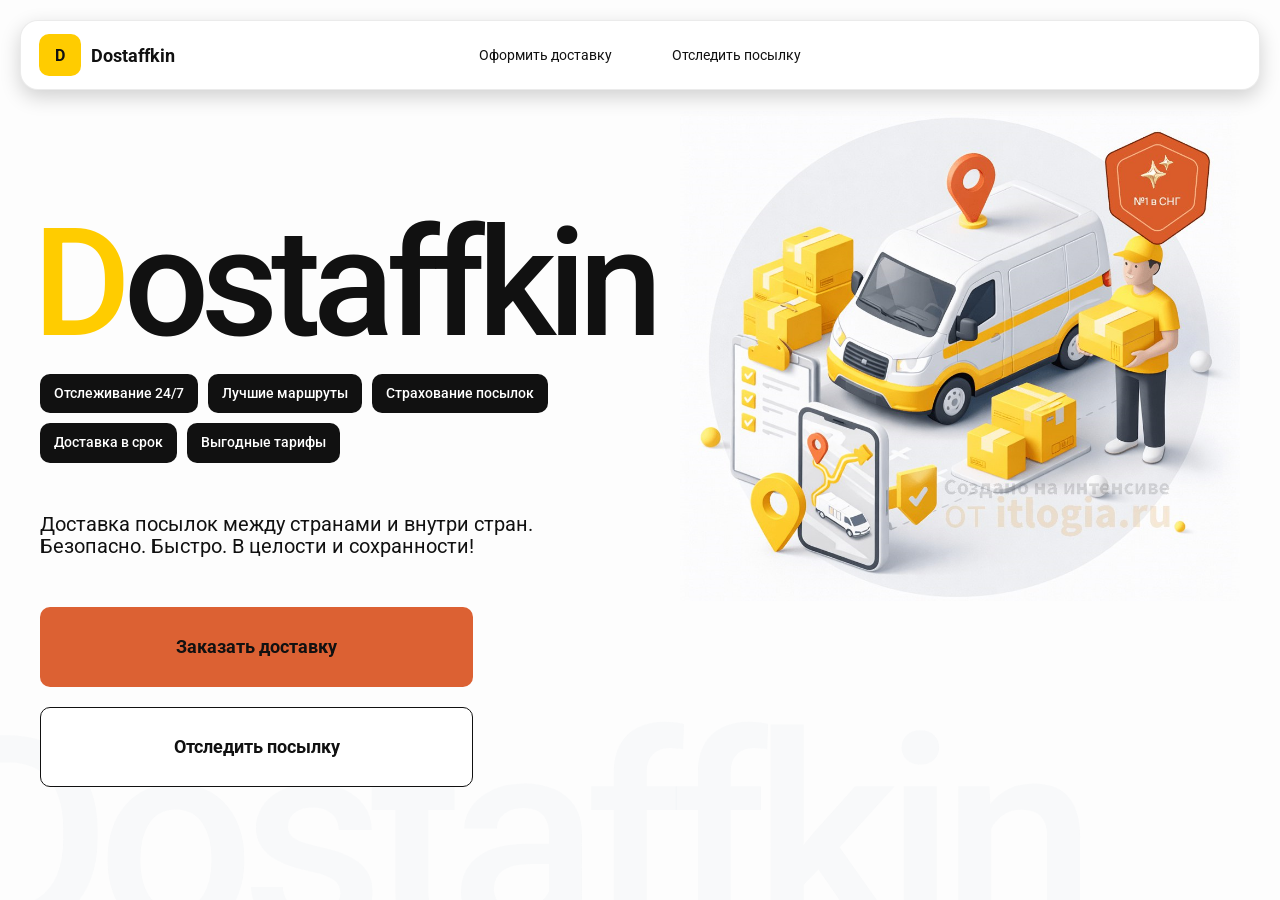
<file: index.html>
<!doctype html>
<html lang="ru">
<head>
    <meta charset="utf-8"/>
    <meta name="viewport" content="width=device-width,initial-scale=1,maximum-scale=1,user-scalable=0"/>
    <title>Dostaffkin — Доставка посылок между странами и внутри стран. Безопасно. Быстро. В целости и сохранности!</title>
    <link rel="stylesheet" href="styles/base.css"/>
    <link rel="stylesheet" href="styles/base_adaptive.css"/>
    <link rel="stylesheet" href="styles/index.css"/>
    <link rel="stylesheet" href="styles/index_adaptive.css"/>
</head>
<body>
    <div class="container">
        <header class="header">
            <a class="header-brand" href="#">
                <div class="header-logo">D</div>
                <div class="header-title">Dostaffkin</div>
            </a>
            <nav class="header-menu">
                <a class="header-link" href="./order.html">Оформить <span>доставку</span></a>
                <a class="header-link" href="./track.html">Отследить <span>посылку</span></a>
            </nav>
        </header>
        <main class="main">
            <section class="main-info">
                <div class="main-title">
                    <span>D</span>ostaffkin
                </div>
                <div class="main-features">
                    <div class="main-feature">Отслеживание 24/7</div>
                    <div class="main-feature">Лучшие маршруты</div>
                    <div class="main-feature">Страхование посылок</div>
                    <div class="main-feature">Доставка в срок</div>
                    <div class="main-feature">Выгодные тарифы</div>
                </div>
                <div class="main-description">
                    Доставка посылок между странами и внутри стран.
                    Безопасно. Быстро. В целости и сохранности!
                </div>
                <div class="main-actions">
                    <a class="button" type="button" href="./order.html">Заказать доставку</a>
                    <a class="button button-white" type="button" href="./track.html">Отследить посылку</a>
                </div>
            </section>
            <div class="main-title-ghost">Dostaffkin</div>
            <section class="main-image">
                <img src="images/main-image.png" alt="Main image"/>
            </section>
        </main>
    </div>
</body>
</html>
</file>
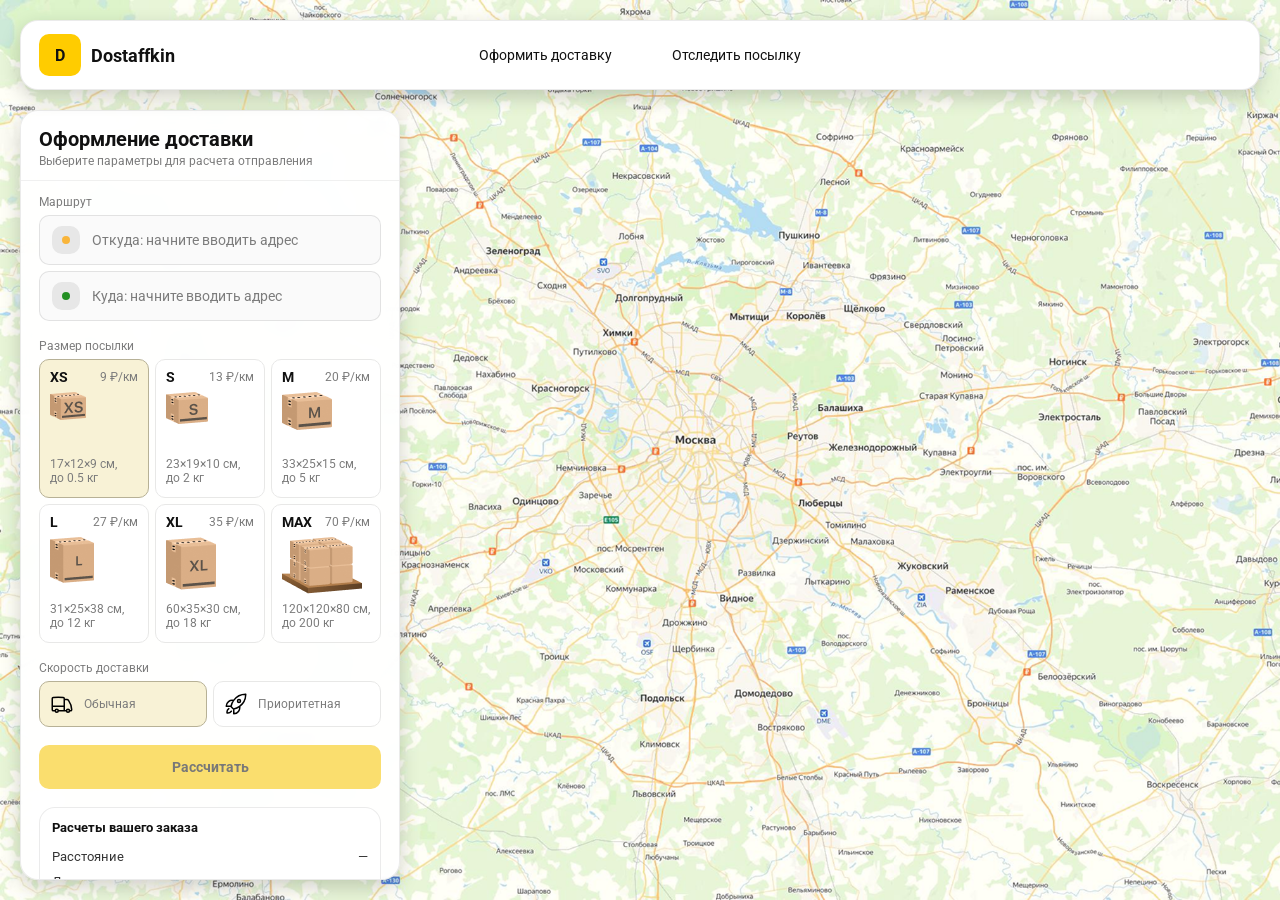
<file: order.html>
<!doctype html>
<html lang="ru">
<head>
    <meta charset="utf-8"/>
    <meta name="viewport" content="width=device-width,initial-scale=1,maximum-scale=1,user-scalable=0"/>
    <title>Оформление доставки</title>

    <link rel="stylesheet" href="styles/base.css"/>
    <link rel="stylesheet" href="styles/base_adaptive.css"/>

    <link rel="stylesheet" href="styles/order.css"/>
    <link rel="stylesheet" href="styles/order_adaptive.css"/>
</head>
<body>
    <div id="map"></div>
    <header class="header">
        <a class="header-brand" href="./index.html">
            <div class="header-logo">D</div>
            <div class="header-title">Dostaffkin</div>
        </a>
        <nav class="header-menu">
            <a class="header-link" href="#">Оформить <span>доставку</span></a>
            <a class="header-link" href="./track.html">Отследить <span>посылку</span></a>
        </nav>
    </header>
    <aside class="main" id="sidebar">
        <div class="main-header">
            <div class="main-title">Оформление доставки</div>
            <div class="main-text">Выберите параметры для расчета отправления</div>
        </div>
        <div class="main-content">
            <div class="main-route">
                <div class="main-block-title">Маршрут</div>
                <div class="main-fields">
                    <div class="main-field" id="fromField">
                        <div class="main-pin"></div>
                        <input id="from" placeholder="Откуда: начните вводить адрес" autocomplete="off"/>
                        <div class="main-ac" id="fromAc" role="listbox" aria-label="Подсказки адресов"></div>
                    </div>
            
                    <div class="main-field" id="toField">
                        <div class="main-pin"></div>
                        <input id="to" placeholder="Куда: начните вводить адрес" autocomplete="off"/>
                        <div class="main-ac" id="toAc" role="listbox" aria-label="Подсказки адресов"></div>
                    </div>
                </div>
            </div>
            <div class="main-package">
                <div class="main-block-title">Размер посылки</div>
            
                <div class="main-sizes">
                    <div class="main-size-card is-active" data-value="xs">
                        <div class="main-size-top">
                            <div class="main-size-label">XS</div>
                            <div class="main-size-rate">9 ₽/км</div>
                        </div>
                        <div class="main-size-media">
                            <img src="images/sizes/xs.png" alt="Короб XS"/>
                        </div>
                        <div class="main-size-description">17×12×9 см,<br>до 0.5 кг</div>
                    </div>
            
                    <div class="main-size-card" data-value="s">
                        <div class="main-size-top">
                            <div class="main-size-label">S</div>
                            <div class="main-size-rate">13 ₽/км</div>
                        </div>
                        <div class="main-size-media">
                            <img src="images/sizes/s.png" alt="Короб S"/>
                        </div>
                        <div class="main-size-description">23×19×10 см,<br>до 2 кг</div>
                    </div>
            
                    <div class="main-size-card" data-value="m">
                        <div class="main-size-top">
                            <div class="main-size-label">M</div>
                            <div class="main-size-rate">20 ₽/км</div>
                        </div>
                        <div class="main-size-media">
                            <img src="images/sizes/m.png" alt="Короб M"/>
                        </div>
                        <div class="main-size-description">33×25×15 см,<br>до 5 кг</div>
                    </div>
            
                    <div class="main-size-card" data-value="l">
                        <div class="main-size-top">
                            <div class="main-size-label">L</div>
                            <div class="main-size-rate">27 ₽/км</div>
                        </div>
                        <div class="main-size-media">
                            <img src="images/sizes/l.png" alt="Короб L"/>
                        </div>
                        <div class="main-size-description">31×25×38 см,<br>до 12 кг</div>
                    </div>
            
                    <div class="main-size-card" data-value="xl">
                        <div class="main-size-top">
                            <div class="main-size-label">XL</div>
                            <div class="main-size-rate">35 ₽/км</div>
                        </div>
                        <div class="main-size-media">
                            <img src="images/sizes/xl.png" alt="Короб XL"/>
                        </div>
                        <div class="main-size-description">60×35×30 см,<br>до 18 кг</div>
                    </div>
            
                    <div class="main-size-card" data-value="max">
                        <div class="main-size-top">
                            <div class="main-size-label">MAX</div>
                            <div class="main-size-rate">70 ₽/км</div>
                        </div>
                        <div class="main-size-media main-size-media-palleta">
                            <img src="images/sizes/max.png" alt="Паллета"/>
                        </div>
                        <div class="main-size-description">120×120×80 см,<br>до 200 кг</div>
                    </div>
                </div>
            </div>
            <div class="main-speed">
                <div class="main-block-title">Скорость доставки</div>
            
                <div class="main-speeds">
                    <div class="main-speed-card is-active" data-value="regular">
                        <img class="main-speed-media" src="images/icons/regular.svg" alt="Regular"/>
                        <div class="main-speed-description">Обычная</div>
                    </div>
                    <div class="main-speed-card" data-value="fast">
                        <img class="main-speed-media" src="images/icons/fast.svg" alt="Fast"/>
                        <div class="main-speed-description">Приоритетная</div>
                    </div>
            
                </div>
            </div>
            <div class="main-calculate-block">
                <button id="calc" class="button calculate-button" type="button" disabled>Рассчитать</button>
            </div>
            <div class="main-result" id="result">
                <div class="main-result-title">Расчеты вашего заказа</div>
                <div class="main-result-lines">
                    <div class="main-result-line"><span>Расстояние</span><span id="distanceValue">—</span></div>
                    <div class="main-result-line"><span>Доставим через</span><span id="durationValue">—</span></div>
                    <div class="main-result-line"><span>Тариф</span><span id="rateValue">—</span></div>
                </div>
                <div class="main-price">
                    <div class="main-price-label">Итого</div>
                    <div class="main-price-value" id="totalValue">—</div>
                </div>
            </div>
            <div class="main-order-box">
                <div class="main-order-form" id="orderForm">
                    <div class="main-order-title">Оформление доставки</div>
                    <div class="main-block-info-row">
                        <div class="main-block-title">Контакты</div>
                        <div class="order-fields">
                            <div class="main-field">
                                <input id="customerName" placeholder="Ваше имя" autocomplete="off"/>
                            </div>
                            <div class="main-field">
                                <input id="customerPhone" placeholder="Ваш телефон" autocomplete="off" inputmode="tel"/>
                            </div>
                        </div>
                    </div>
                    <div class="main-block-info-row extra-info">
                        <div class="main-block-title">Дополнительная информация</div>
                        <div class="main-field textarea">
                            <textarea id="comment" placeholder="Детали доставки и комментарии"></textarea>
                        </div>
                    </div>
                    <button id="submit" class="button main-submit-request" type="button" disabled>Отправить
                        заявку
                    </button>
                </div>
            
                <div class="main-order-success" id="orderSuccess">
                    <div class="main-success-icon">✓</div>
                    <div class="main-success-title">Заявка отправлена!</div>
                    <div class="main-success-title">Номер отправления – <span id="orderId"></span></div>
                    <div class="main-success-subtitle">Мы скоро свяжемся с вами</div>
                </div>
            </div>
        </div>
    </aside>
    <script src="https://api-maps.yandex.ru/2.1/?lang=ru_RU&apikey=872a7dfa-4784-44de-a93a-779d74a4da6f&suggest_apikey=38536fd0-eec9-4063-8f3b-5c66a4b3be00" type="text/javascript"></script>
    <script src="scripts/order.js"></script>
</body>
</html>
</file>
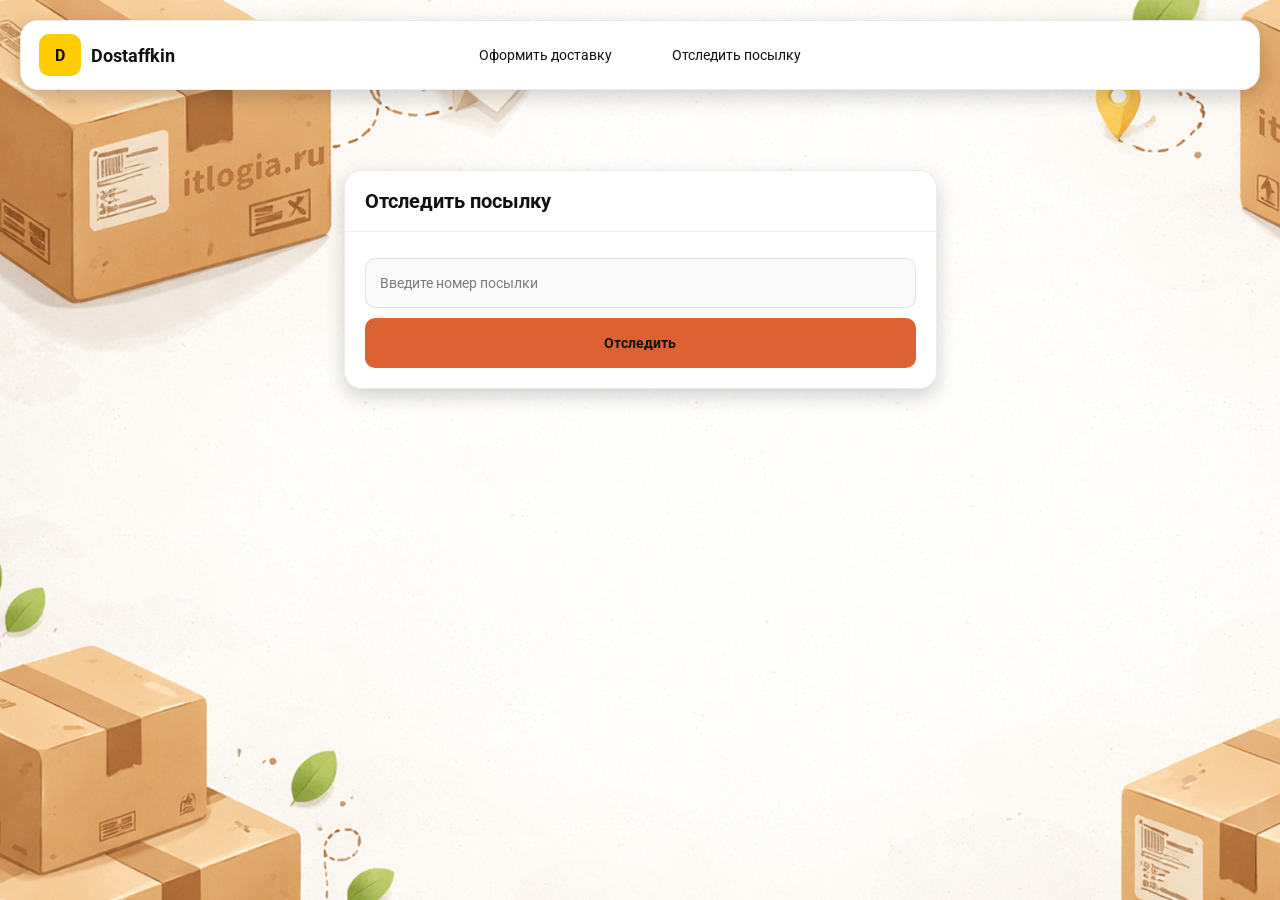
<file: track.html>
<!doctype html>
<html lang="ru">
<head>
    <meta charset="utf-8"/>
    <meta name="viewport" content="width=device-width,initial-scale=1,maximum-scale=1,user-scalable=0"/>
    <title>Отследить посылку</title>
    <link rel="stylesheet" href="styles/base.css"/>
    <link rel="stylesheet" href="styles/base_adaptive.css"/>

    <link rel="stylesheet" href="styles/track.css"/>
    <link rel="stylesheet" href="styles/track_adaptive.css"/>
</head>
<body>
    <div class="container">
        <header class="header">
            <a class="header-brand" href="./index.html">
                <div class="header-logo">D</div>
                <div class="header-title">Dostaffkin</div>
            </a>
            <nav class="header-menu">
                <a class="header-link" href="./order.html">Оформить <span>доставку</span></a>
                <a class="header-link" href="#">Отследить <span>посылку</span></a>
            </nav>
        </header>
        <main class="track-content">
            <section class="track-card track-search">
                <div class="track-title">Отследить посылку</div>
                <div class="track-action">
                    <div class="main-field track-field">
                        <input id="trackNumber" placeholder="Введите номер посылки" autocomplete="off"/>
                    </div>
                    <button id="trackButton" class="button track-button" type="button">Отследить</button>
                </div>
            </section>
            <section class="track-card track-result" id="trackResult">
                <div class="track-result-header">
                    <div class="track-id" id="trackIdValue"></div>
                    <div class="track-routes">
                        <div class="track-route">
                            <div class="track-route-pin">
                                <svg xmlns="http://www.w3.org/2000/svg" fill="none" viewBox="0 0 24 24" stroke-width="1.5"
                                     stroke="orange" class="size-6">
                                    <path stroke-linecap="round" stroke-linejoin="round"
                                          d="M15 10.5a3 3 0 1 1-6 0 3 3 0 0 1 6 0Z"/>
                                    <path stroke-linecap="round" stroke-linejoin="round"
                                          d="M19.5 10.5c0 7.142-7.5 11.25-7.5 11.25S4.5 17.642 4.5 10.5a7.5 7.5 0 1 1 15 0Z"/>
                                </svg>
                            </div>
                            <div class="track-route-address" id="trackFromValue">
                                Откуда: Москва, улица Арбат, 1
                            </div>
                        </div>
                        <div class="track-route track-route-arrow">
                            <svg xmlns="http://www.w3.org/2000/svg" fill="none" viewBox="0 0 24 24" stroke-width="1.5"
                                 stroke="currentColor" class="size-6">
                                <path stroke-linecap="round" stroke-linejoin="round"
                                      d="M19.5 13.5 12 21m0 0-7.5-7.5M12 21V3"/>
                            </svg>
                        </div>
                        <div class="track-route">
                            <div class="track-route-pin">
                                <svg xmlns="http://www.w3.org/2000/svg" fill="none" viewBox="0 0 24 24" stroke-width="1.5"
                                     stroke="green" class="size-6">
                                    <path stroke-linecap="round" stroke-linejoin="round"
                                          d="M15 10.5a3 3 0 1 1-6 0 3 3 0 0 1 6 0Z"/>
                                    <path stroke-linecap="round" stroke-linejoin="round"
                                          d="M19.5 10.5c0 7.142-7.5 11.25-7.5 11.25S4.5 17.642 4.5 10.5a7.5 7.5 0 1 1 15 0Z"/>
                                </svg>
                            </div>
                            <div class="track-route-address" id="trackToValue">
                                Куда: Минск, проспект Независимости, 58
                            </div>
                        </div>
                    </div>
                </div>
                <div class="track-info">
                    <div class="track-status-title">Статус данной посылки:</div>
                    <div class="track-status-list" id="trackStatusList">
            
            
                        <div class="track-status created">
                            <img src="images/icons/created.svg" class="track-status-icon" alt="Created">
                            <div class="track-status-text">
                                <div class="track-status-text-state">Создан</div>
                                <div class="track-status-text-date">10.01.2026</div>
                            </div>
                        </div>
            
                        <div class="track-status in-way">
                            <img src="images/icons/in-way.svg" class="track-status-icon" alt="In way">
                            <div class="track-status-text">
                                <div class="track-status-text-state">В пути: Москва</div>
                                <div class="track-status-text-date">18.01.2026</div>
                            </div>
                        </div>
            
                        <div class="track-status ready">
                            <img src="images/icons/ready.svg" class="track-status-icon" alt="Ready">
                            <div class="track-status-text">
                                <div class="track-status-text-state">Готов к выдаче</div>
                                <div class="track-status-text-date">25.01.2026</div>
                            </div>
                        </div>
            
                        <div class="track-status done">
                            <img src="images/icons/done.svg" class="track-status-icon" alt="Done">
                            <div class="track-status-text">
                                <div class="track-status-text-state">Вручен</div>
                                <div class="track-status-text-date">27.01.2026</div>
                            </div>
                        </div>
            
                    </div>
                </div>
            </section>
        </main>
    </div>
    <script src="scripts/track.js"></script>
</body>
</html>
</file>
<file: styles/base.css>
*, *::before, *::after {
    box-sizing: border-box;
}

@font-face {
    font-family: "Roboto";
    src: url("../fonts/Roboto-Regular.ttf");
    font-weight: normal;
}

@font-face {
    font-family: "Roboto";
    src: url("../fonts/Roboto-Bold.ttf");
    font-weight: bold;
}

@font-face {
    font-family: "Roboto";
    src: url("../fonts/Roboto-Medium.ttf");
    font-weight: 500;
}

html, body {
    margin: 0;
    color: #111111;
    font-family: "Roboto", sans-serif;
}

body {
    background: #FDFDFD;
}

.header {
    border-radius: 18px;
    box-shadow: 0 7px 20px 0 #0000002E;
    backdrop-filter: blur(10px);
    background: #ffffff;
    left: 20px;
    border: 1px solid rgba(0, 0, 0, 0.08);
    position: fixed;
    right: 20px;
    top: 20px;
    padding: 14px 18px;
    height: 70px;
    display: flex;
    align-items: center;
    z-index: 6;
}

.header-brand {
    display: flex;
    align-items: center;
    text-decoration: none;
    gap: 10px;
}

.header-logo {
    width: 42px;
    height: 42px;
    border-radius: 10px;
    background: #FFCC00;
    display: grid;
    place-items: center;
    font-weight: bold;
    color: #111;
}

.header-title {
    font-size: 18px;
    font-weight: bold;
    color: #111111;
    text-decoration: none;
}

.header-menu {
    display: flex;
    align-items: center;
    gap: 60px;
    margin: 0;
    position: absolute;
    left: 50%;
    transform: translateX(-50%);
}

.header-link {
    font-size: 14px;
    color: #111111;
    text-decoration: none;
}

.button {
    border: 0;
    outline: none;
    height: 44px;
    border-radius: 10px;
    font-size: 14px;
    font-weight: bold;
    cursor: pointer;
    font-family: inherit;
    transition: transform .08s ease, opacity .12s ease;
    background: #dc6133;
    color: #111111;
    text-align: center;
    text-decoration: none;
}

.button:hover {
    background-color: #E5BC19;
}

.button:disabled {
    cursor: not-allowed;
    background-color: #FADE6E;
    color: #787878;
    transform: none;
}

.button.button-white {
    background: #ffffff;
    border: 1px solid #111111;
}

.button.button-white:hover {
    background: rgb(241 241 241);
}

.main-field {
    display: flex;
    align-items: center;
    margin-top: 6px;
    gap: 10px;
    border: 1px solid #1111111A;
    background: #FAFAFA;
    border-radius: 10px;
    padding: 10px 12px;
    position: relative;
    box-sizing: border-box;
    height: 50px;
}

.main-field.textarea {
    height: auto;
}

.main-pin {
    width: 28px;
    height: 28px;
    border-radius: 10px;
    background: rgba(17, 17, 17, 0.08);
    display: grid;
    place-items: center;
    flex: 0 0 auto;
    position: relative;
}

.main-pin::before {
    content: "";
    width: 8px;
    height: 8px;
    border-radius: 999px;
    background: orange;
    opacity: .75;
    display: block;
}

.main-field:last-child .main-pin::before {
    background: green;
    opacity: .85;
}

input, textarea {
    width: 100%;
    border: 0;
    outline: none;
    background: transparent;
    font-size: 14px;
    color: #111111;
    font-family: inherit;
}

textarea {
    resize: vertical;
    min-height: 72px;
    padding: 2px 0;
}

input::placeholder, textarea::placeholder {
    color: #7C7C7C;
}

.main-field:focus-within {
    border-color: rgba(0, 0, 0, 0.20);
    box-shadow: 0 0 0 4px rgba(255, 204, 0, 0.35);
    background: rgba(255, 255, 255, 0.75);
}
</file>
<file: styles/base_adaptive.css>
@media (max-width: 767px) {
    .header {
        left: 10px;
        right: 10px;
        top: 10px;
    }

    .header-link span {
        display: none;
    }

    .header-menu {
        gap: 20px;
        justify-content: flex-start;
        margin: 0 0 0 30px;
        position: static;
        transform: none;
    }
}

@media (max-width: 420px) {
    .header-title {
        display: none;
    }
}

@media (max-width: 374px) {
    .header-menu {
        gap: 10px;
        margin: 0 0 0 10px;
    }
}
</file>
<file: styles/index.css>
.container {
    overflow: hidden;
    min-height: 100vh;
}

.main {
    padding: 111px 40px 40px;
    position: relative;
    display: flex;
}

.main-info {
    max-width: 840px;
    width: 100%;
    position: relative;
}

.main-title {
    margin-top: 98px;
    font-weight: 500;
    font-size: 200px;
    line-height: 1;
    letter-spacing: -0.05em;
    color: #111111;
    left: -15px;
    position: relative;
}

.main-title span {
    color: #ffcc00;
}

.main-features {
    margin-top: 15px;
    display: flex;
    flex-wrap: wrap;
    gap: 10px;
}

.main-feature {
    background: #111111;
    color: #ffffff;
    padding: 12px 14px;
    font-weight: 500;
    font-size: 14px;
    line-height: 1.1;
    border-radius: 10px;
}

.main-description {
    margin-top: 50px;
    max-width: 500px;
    font-size: 20px;
    line-height: 1.1;
    color: #111111;
}

.main-actions {
    margin-top: 50px;
    display: flex;
    flex-direction: column;
    gap: 20px;
}

.main-actions .button {
    height: 80px;
    width: 433px;
    font-size: 18px;
    font-weight: bold;
    place-items: center;
    display: grid;
}

.main-title-ghost {
    position: absolute;
    z-index: -1;
    left: -70px;
    bottom: -150px;
    font-weight: 500;
    font-size: 278px;
    line-height: 1;
    letter-spacing: -0.05em;
    color: #ECEDF04D;
}

.main-image {
    width: 1024px;
    top: 100px;
    z-index: -2;
}

.main-image img {
    width: 100%;
    max-width: 1024px;
    height: auto;
    display: block;
}
</file>
<file: styles/index_adaptive.css>
@media (max-width: 1760px) {
    .main-title {
        font-size: 150px;
        left: -7px;
    }

    .main-info {
        max-width: 640px;
    }
}

@media (max-width: 1200px) {
    .main-info {
        max-width: 540px;
    }

    .main {
        padding: 111px 20px 20px;
    }

    .main-title {
        font-size: 120px;
        left: -4px;
    }

    .main-title-ghost {
        font-size: 220px;
    }
}

@media (max-width: 1024px) {
    .main-title {
        margin-top: 30px;
    }

    .main {
        flex-direction: column-reverse;
    }

    .main-image {
        max-width: 350px;
        position: absolute;
        left: 370px;
        top: 370px;
    }

    .main-info {
        max-width: 100%;
    }

    .main-actions {
        gap: 10px;
    }

    .main-actions .button {
        height: 50px;
        font-size: 14px;
        width: auto;
        max-width: 300px;
    }

    .main-description {
        max-width: 350px;
    }
}

@media (max-width: 570px) {
    .main-title {
        font-size: 88px;
    }

    .main-description {
        max-width: 100%
    }

    .main-actions {
       width: 100%;
    }

    .main-actions .button {
        width: 100%;
        max-width: 100%
    }

    .main-image {
        max-width: 650px;
        position: absolute;
        left: 170px;
        top: 70px;
        opacity: 0.2;
    }
}

@media (max-width: 570px) {
    .main-title {
        font-size: 88px;
    }

    .main-description {
        max-width: 100%
    }

    .main-actions {
       width: 100%;
    }

    .main-actions .button {
        width: 100%;
        max-width: 100%
    }

    .main-image {
        max-width: 650px;
        position: absolute;
        left: 170px;
        top: 70px;
        opacity: 0.2;
    }
}

@media (max-width: 400px) {
    .main-title {
        font-size: 70px;
    }
}
</file>
<file: styles/order.css>
#map {
    background-image: url("../images/order-bg.png");
    background-size: cover;
    position: fixed;
    inset: 0;
}

.main {
    border-radius: 18px;
    box-shadow: 0 7px 20px 0 #0000002E;
    backdrop-filter: blur(10px);
    background: rgba(255, 255, 255, 0.96);
    left: 20px;
    border: 1px solid rgba(0, 0, 0, 0.08);
    position: fixed;
    top: 110px;
    bottom: 20px;
    width: 380px;
    display: flex;
    flex-direction: column;
    overflow: hidden;
    z-index: 5;
}

.main-header {
    padding: 18px 18px 12px 18px;
    border-bottom: 1px solid rgba(0, 0, 0, 0.06);
    display: flex;
    flex-direction: column;
}

.main-title {
    font-size: 20px;
    line-height: 100%;
    font-weight: bold;
}

.main-text {
    font-size: 12px;
    margin-top: 5px;
    color: #7C7C7C;
}

.main-content {
    padding: 14px 18px 18px 18px;
    overflow: auto;
    scrollbar-width: none;
    display: flex;
    flex-direction: column;
    gap: 18px;
    flex: 1;
}

.main-block-title {
    font-size: 12px;
    color: #7C7C7C;
}

.main-route .main-block-title,
.main-package .main-block-title {
    margin-bottom: 6px;
}

.main-sizes {
    display: grid;
    gap: 6px;
    grid-template-columns: repeat(3, 1fr);
}

.main-size-card {
    border: 1px solid #E8E8E7;
    background: #FFFFFF;
    border-radius: 10px;
    padding: 10px;
    cursor: pointer;
    user-select: none;
    transition: transform .08s ease, border-color .12s ease, background .12s ease;
    min-height: 139px;
}

.main-size-card:hover {
    transform: translateY(-1px);
}

.main-size-card.is-active {
    background-color: #F8F2D6;
    border-color: #B7B196;
}

.main-size-top {
    display: flex;
    align-items: center;
    justify-content: space-between;
}

.main-size-label {
    font-weight: bold;
    font-size: 14px;
    color: #111111;
    line-height: 100%;
}

.main-size-rate {
    font-size: 12px;
    color: #7C7C7C;
    line-height: 100%;
}

.main-size-media {
    margin-top: 8px;
    height: 57px;
}

.main-size-description {
    margin-top: 8px;
    font-size: 12px;
    color: #7C7C7C;
    line-height: 1.2;
}

.calculate-button {
    width: 100%;
}

.main-result {
    border: 1px solid rgba(0, 0, 0, 0.08);
    background: rgba(255, 255, 255, 0.75);
    border-radius: 16px;
    padding: 12px;
    line-height: 1.25;
}

.main-result-title {
    font-weight: bold;
    font-size: 13px;
    color: #111111;
    margin-bottom: 13px;
}

.main-result-lines {
    gap: 8px;
    display: flex;
    flex-direction: column;
}

.main-result-line {
    font-size: 13px;
    color: rgba(17, 17, 17, 0.85);
    display: flex;
    justify-content: space-between;
}

.main-price {
    margin-top: 18px;
    padding-top: 10px;
    border-top: 1px dashed rgba(0, 0, 0, 0.12);
    display: flex;
    align-items: baseline;
    justify-content: space-between;
}

.main-price-label {
    font-size: 12px;
    color: rgba(17, 17, 17, 0.55);
}

.main-price-value {
    font-size: 20px;
    font-weight: bold;
    color: #111111;
    letter-spacing: -0.3px;
}

.main-order-box {
    background: #ffffff;
    border: 1px solid #E8E8E7;
    border-radius: 10px;
    padding: 12px;
}

.main-order-title {
    margin-bottom: 8px;
    font-weight: bold;
    font-size: 14px;
    color: #111111;
}

.main-block-info {
    display: flex;
    flex-direction: column;
    gap: 6px;
}

.order-fields {
    display: grid;
    grid-template-columns: 1fr 1fr;
    column-gap: 10px;
    margin-top: 6px;
}

.main-block-info-row.extra-info {
    display: block;
    margin-top: 13px;
}

.main-submit-request {
    width: 100%;
    margin-top: 6px;
}

.main-order-success {
    display: none;
    text-align: center;
    padding: 22px 12px;
    gap: 12px;
}

.main-order-success.is-visible {
    display: flex;
    flex-direction: column;
    align-items: center;
}

.main-success-icon {
    width: 56px;
    height: 56px;
    border-radius: 50%;
    background: #16a34a;
    color: #ffffff;
    display: grid;
    place-items: center;
    font-size: 30px;
}

.main-success-title {
    font-size: 14px;
    font-weight: bold;
    color: #111111;
}

.main-success-subtitle {
    font-size: 12px;
    color: rgba(17, 17, 17, 0.55);
    line-height: 1.3;
}

.main-speed .main-block-title {
    margin-bottom: 6px;
}

.main-speeds {
    display: grid;
    gap: 6px;
    grid-template-columns: repeat(2, 1fr);
}

.main-speed-card {
    border: 1px solid #E8E8E7;
    background: #FFFFFF;
    border-radius: 10px;
    padding: 10px;
    cursor: pointer;
    user-select: none;
    transition: transform .08s ease, border-color .12s ease, background .12s ease;
    display: flex;
    align-items: center;
    gap: 10px;
}

.main-speed-card:hover {
    transform: translateY(-1px);
}

.main-speed-card.is-active {
    background-color: #F8F2D6;
    border-color: #B7B196;
}

.main-speed-description {
    font-size: 12px;
    color: #7C7C7C;
    line-height: 1.2;
}
</file>
<file: styles/order_adaptive.css>
@media (max-width: 767px) {
    .main {
        left: 10px;
        right: 10px;
        top: 50%;
        bottom: 12px;
        width: auto;
        max-width: none;
    }
}

@media (max-width: 420px) {
    .main-sizes {
        grid-template-columns: repeat(2, 1fr);
    }
}
</file>
<file: styles/track.css>
.container {
    background: #F4F4F4 url("../images/track-bg.png");
    background-size: cover;
    min-height: 100vh;
    padding: 170px 0 50px 0;
}

.track-content {
    width: 593px;
    margin: 0 auto;
}

.track-card {
    width: 100%;
    border-radius: 18px;
    box-shadow: 0 7px 20px 0 #0000002E;
    backdrop-filter: blur(10px);
    background: rgba(255, 255, 255, 0.96);
    border: 1px solid rgba(0, 0, 0, 0.08);
}

.track-title {
    font-size: 20px;
    line-height: 100%;
    font-weight: bold;
    border-bottom: 1px solid #EEEEEE;
    padding: 20px;
}

.track-action {
    padding: 20px;
}

.track-button {
    width: 100%;
    height: 50px;
}

.track-field {
    margin-bottom: 10px;
}

.track-result {
    margin-top: 5px;
    display: none;
}

.track-result.is-visible {
    display: block;
}

.track-result-header {
    font-weight: bold;
    font-size: 14px;
    color: #111111;
    padding: 20px;
    border-bottom: 1px solid #EEEEEE;
}

.track-id {
    margin-bottom: 12px;
    font-size: 20px;
}

.track-routes {
    display: flex;
    flex-direction: column;
    gap: 10px;
    font-weight: normal;
}

.track-route {
    display: flex;
    align-items: center;
    gap: 10px;
}

.track-route-pin {
    width: 24px;
    height: 24px;
    flex-shrink: 0;
}

.track-route-arrow {
    padding: 15px 0;
    width: 24px;
    height: 24px;
}

.track-info {
    padding: 20px;
}

.track-status {
    display: flex;
    align-items: center;
    font-size: 12px;
    gap: 10px;
}

.track-status-title {
    font-size: 14px;
    color: #111111;
    margin-bottom: 20px;
}

.track-status-list {
    display: flex;
    flex-direction: column;
    gap: 15px;
}

.track-status-icon {
    width: 40px;
    height: 40px;
    border-radius: 50%;
    background: rgba(17, 17, 17, 0.08);
    display: grid;
    place-items: center;
    flex: 0 0 auto;
}

.track-status.created .track-status-icon {
    background-color: #F1CB00;
}

.track-status.in-way .track-status-icon {
    background-color: #F08A11;
}

.track-status.ready .track-status-icon {
    background-color: #A35D0A;
}

.track-status.done .track-status-icon {
    background-color: #37C93B;
}

.track-status-text {
    display: flex;
    align-items: center;
    justify-content: space-between;
    color: #111111;
    font-size: 12px;
    flex: 1;
}

.track-status-date {
    color: rgba(17, 17, 17, 0.55);
}
</file>
<file: styles/track_adaptive.css>
@media (max-width: 767px) {
    .container {
        padding: 130px 0 50px 0;
    }

    .track-content {
        width: 100%;
        padding-left: 10px;
        padding-right: 10px;
    }

    .track-result-header {
        padding: 20px;
    }
}
</file>
